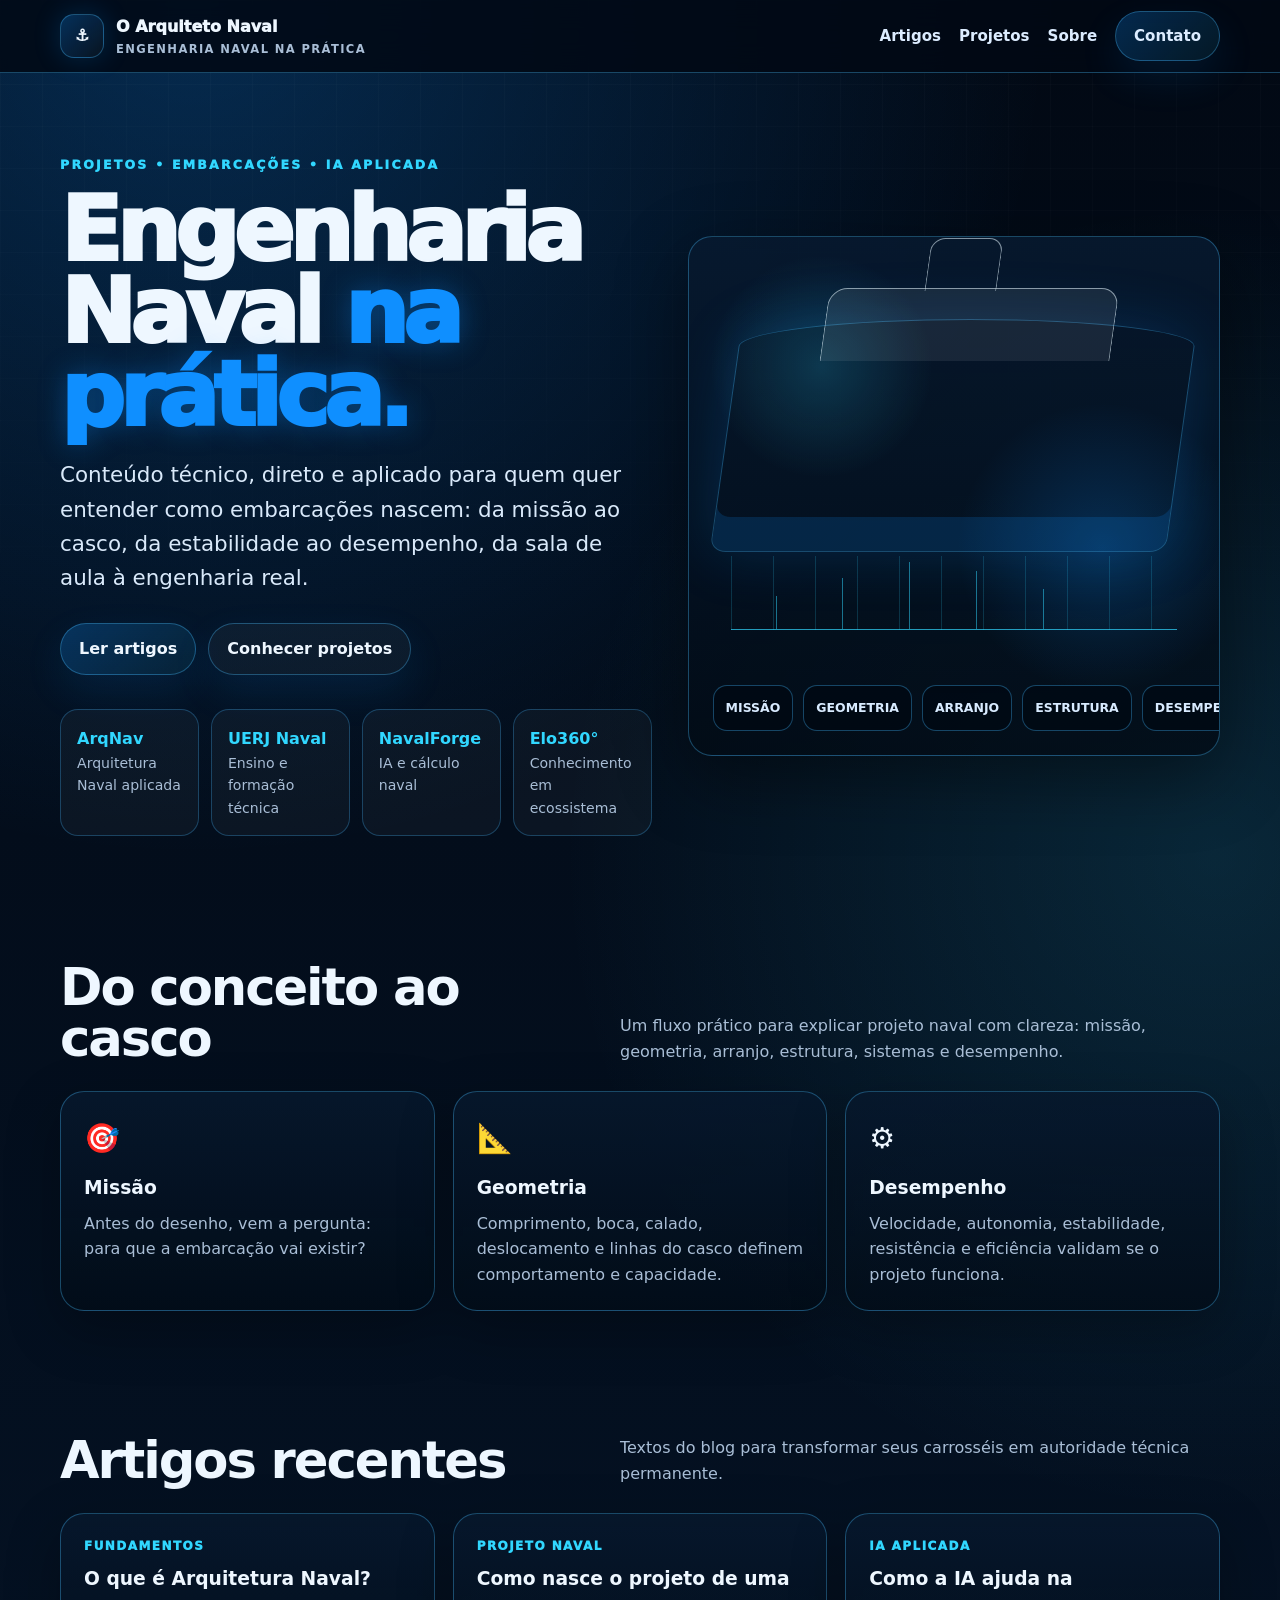
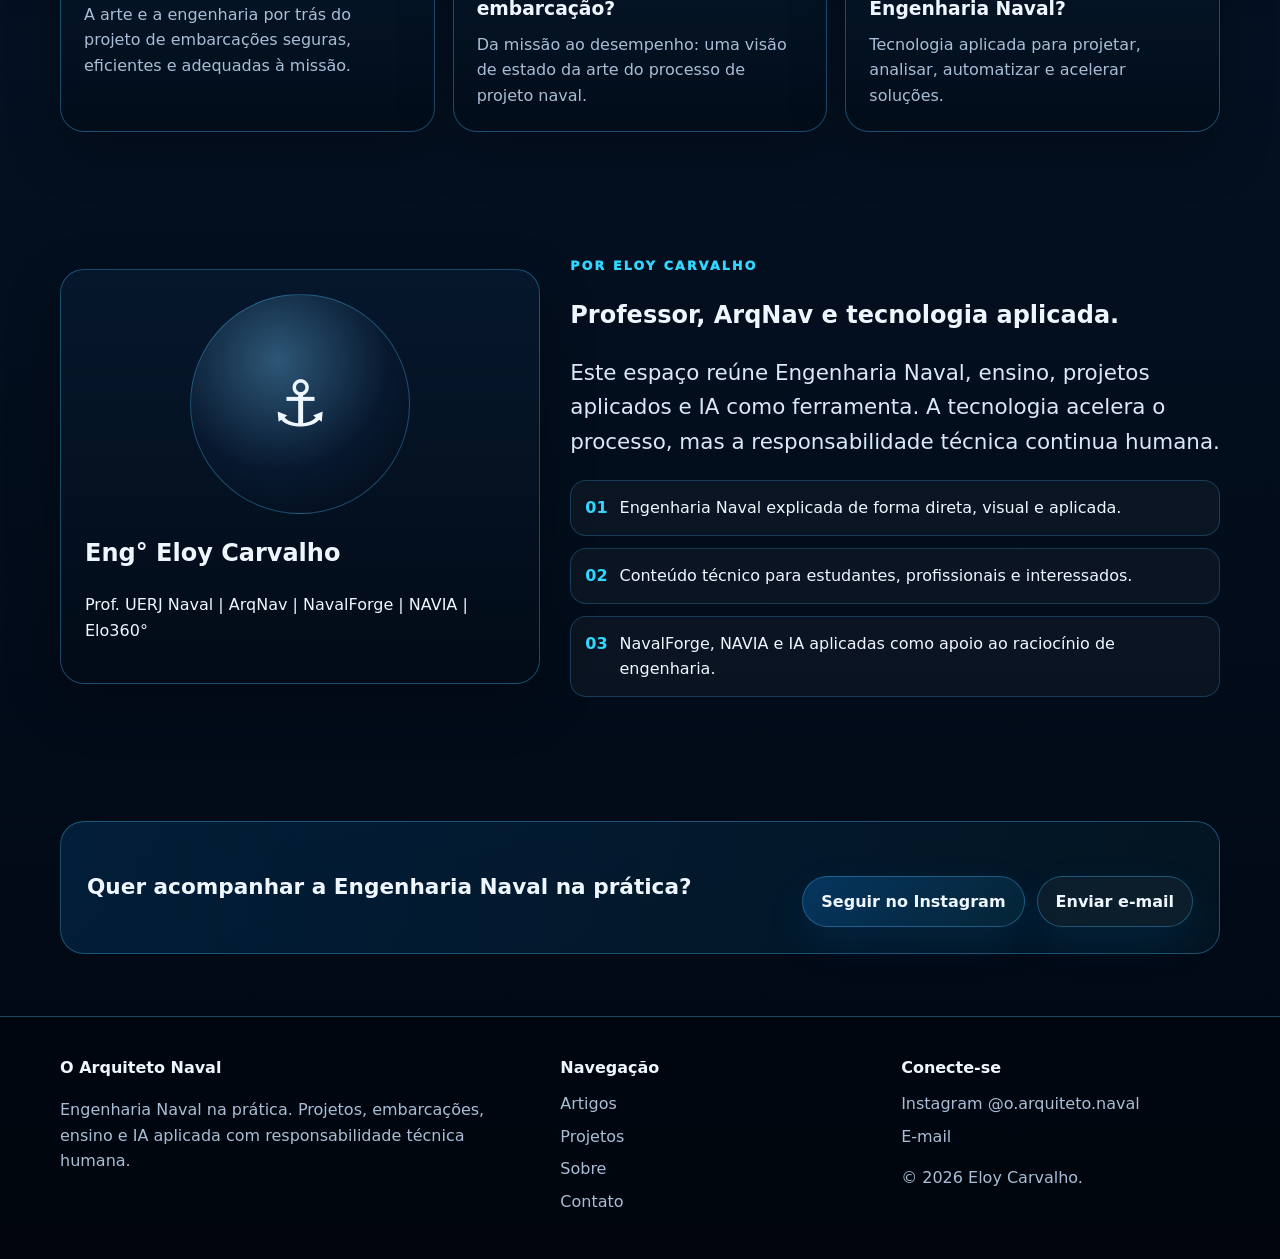
<file: docs/index.html>
<!doctype html><html lang="pt-BR"><head><meta charset="utf-8"><meta name="viewport" content="width=device-width, initial-scale=1"><title>O Arquiteto Naval | Engenharia Naval na prática</title><meta name="description" content="Engenharia Naval na prática: projetos, embarcações, arquitetura naval, NavalForge e IA aplicada por Eloy Carvalho."><meta name="theme-color" content="#020914"><link rel="stylesheet" href="assets/site.css"></head><body><header class="topbar"><div class="container nav"><a class="brand" href="./"><span class="mark">⚓</span><span>O Arquiteto Naval<small>Engenharia Naval na prática</small></span></a><nav class="links"><a href="#artigos">Artigos</a><a href="#projetos">Projetos</a><a href="#sobre">Sobre</a><a class="btn" href="#contato">Contato</a></nav></div></header><main id="inicio"><section class="hero"><div class="container hero-grid"><div><div class="eyebrow">Projetos • Embarcações • IA aplicada</div><h1>Engenharia Naval <span class="blue">na prática.</span></h1><p class="lead">Conteúdo técnico, direto e aplicado para quem quer entender como embarcações nascem: da missão ao casco, da estabilidade ao desempenho, da sala de aula à engenharia real.</p><div class="actions"><a class="btn" href="#artigos">Ler artigos</a><a class="btn secondary" href="#projetos">Conhecer projetos</a></div><div class="metrics"><div class="metric"><b>ArqNav</b><span>Arquitetura Naval aplicada</span></div><div class="metric"><b>UERJ Naval</b><span>Ensino e formação técnica</span></div><div class="metric"><b>NavalForge</b><span>IA e cálculo naval</span></div><div class="metric"><b>Elo360°</b><span>Conhecimento em ecossistema</span></div></div></div><div class="tech-card"><div class="ship"></div><div class="lineplan"><span></span><span></span><span></span><span></span><span></span></div><div class="hud"><div>MISSÃO</div><div>GEOMETRIA</div><div>ARRANJO</div><div>ESTRUTURA</div><div>DESEMPENHO</div></div></div></div></section><section id="projetos"><div class="container"><div class="head"><h2>Do conceito ao casco</h2><p>Um fluxo prático para explicar projeto naval com clareza: missão, geometria, arranjo, estrutura, sistemas e desempenho.</p></div><div class="cards"><div class="card"><div class="ico">🎯</div><h3>Missão</h3><p>Antes do desenho, vem a pergunta: para que a embarcação vai existir?</p></div><div class="card"><div class="ico">📐</div><h3>Geometria</h3><p>Comprimento, boca, calado, deslocamento e linhas do casco definem comportamento e capacidade.</p></div><div class="card"><div class="ico">⚙️</div><h3>Desempenho</h3><p>Velocidade, autonomia, estabilidade, resistência e eficiência validam se o projeto funciona.</p></div></div></div></section><section id="artigos"><div class="container"><div class="head"><h2>Artigos recentes</h2><p>Textos do blog para transformar seus carrosséis em autoridade técnica permanente.</p></div><div class="posts"><a class="post" href="artigos/o-que-e-arquitetura-naval.html"><div class="tag">Fundamentos</div><h3>O que é Arquitetura Naval?</h3><p>A arte e a engenharia por trás do projeto de embarcações seguras, eficientes e adequadas à missão.</p></a><a class="post" href="artigos/como-nasce-o-projeto-de-uma-embarcacao.html"><div class="tag">Projeto Naval</div><h3>Como nasce o projeto de uma embarcação?</h3><p>Da missão ao desempenho: uma visão de estado da arte do processo de projeto naval.</p></a><a class="post" href="artigos/como-a-ia-ajuda-na-engenharia-naval.html"><div class="tag">IA aplicada</div><h3>Como a IA ajuda na Engenharia Naval?</h3><p>Tecnologia aplicada para projetar, analisar, automatizar e acelerar soluções.</p></a></div></div></section><section id="sobre"><div class="container split"><div class="portrait"><div class="avatar">⚓</div><h2>Eng° Eloy Carvalho</h2><p>Prof. UERJ Naval | ArqNav | NavalForge | NAVIA | Elo360°</p></div><div><div class="eyebrow">Por Eloy Carvalho</div><h2>Professor, ArqNav e tecnologia aplicada.</h2><p class="lead">Este espaço reúne Engenharia Naval, ensino, projetos aplicados e IA como ferramenta. A tecnologia acelera o processo, mas a responsabilidade técnica continua humana.</p><div class="list"><div class="item"><b>01</b><span>Engenharia Naval explicada de forma direta, visual e aplicada.</span></div><div class="item"><b>02</b><span>Conteúdo técnico para estudantes, profissionais e interessados.</span></div><div class="item"><b>03</b><span>NavalForge, NAVIA e IA aplicadas como apoio ao raciocínio de engenharia.</span></div></div></div></div></section><section id="contato"><div class="container strip"><strong>Quer acompanhar a Engenharia Naval na prática?</strong><div class="actions"><a class="btn" href="https://www.instagram.com/o.arquiteto.naval/">Seguir no Instagram</a><a class="btn secondary" href="mailto:eloy.engenheiro@gmail.com">Enviar e-mail</a></div></div></section></main><footer class="footer"><div class="container foot"><div><h4>O Arquiteto Naval</h4><p>Engenharia Naval na prática. Projetos, embarcações, ensino e IA aplicada com responsabilidade técnica humana.</p></div><div><h4>Navegação</h4><a href="#artigos">Artigos</a><a href="#projetos">Projetos</a><a href="#sobre">Sobre</a><a href="#contato">Contato</a></div><div><h4>Conecte-se</h4><a href="https://www.instagram.com/o.arquiteto.naval/">Instagram @o.arquiteto.naval</a><a href="mailto:eloy.engenheiro@gmail.com">E-mail</a><p>© 2026 Eloy Carvalho.</p></div></div></footer></body></html>
</file>
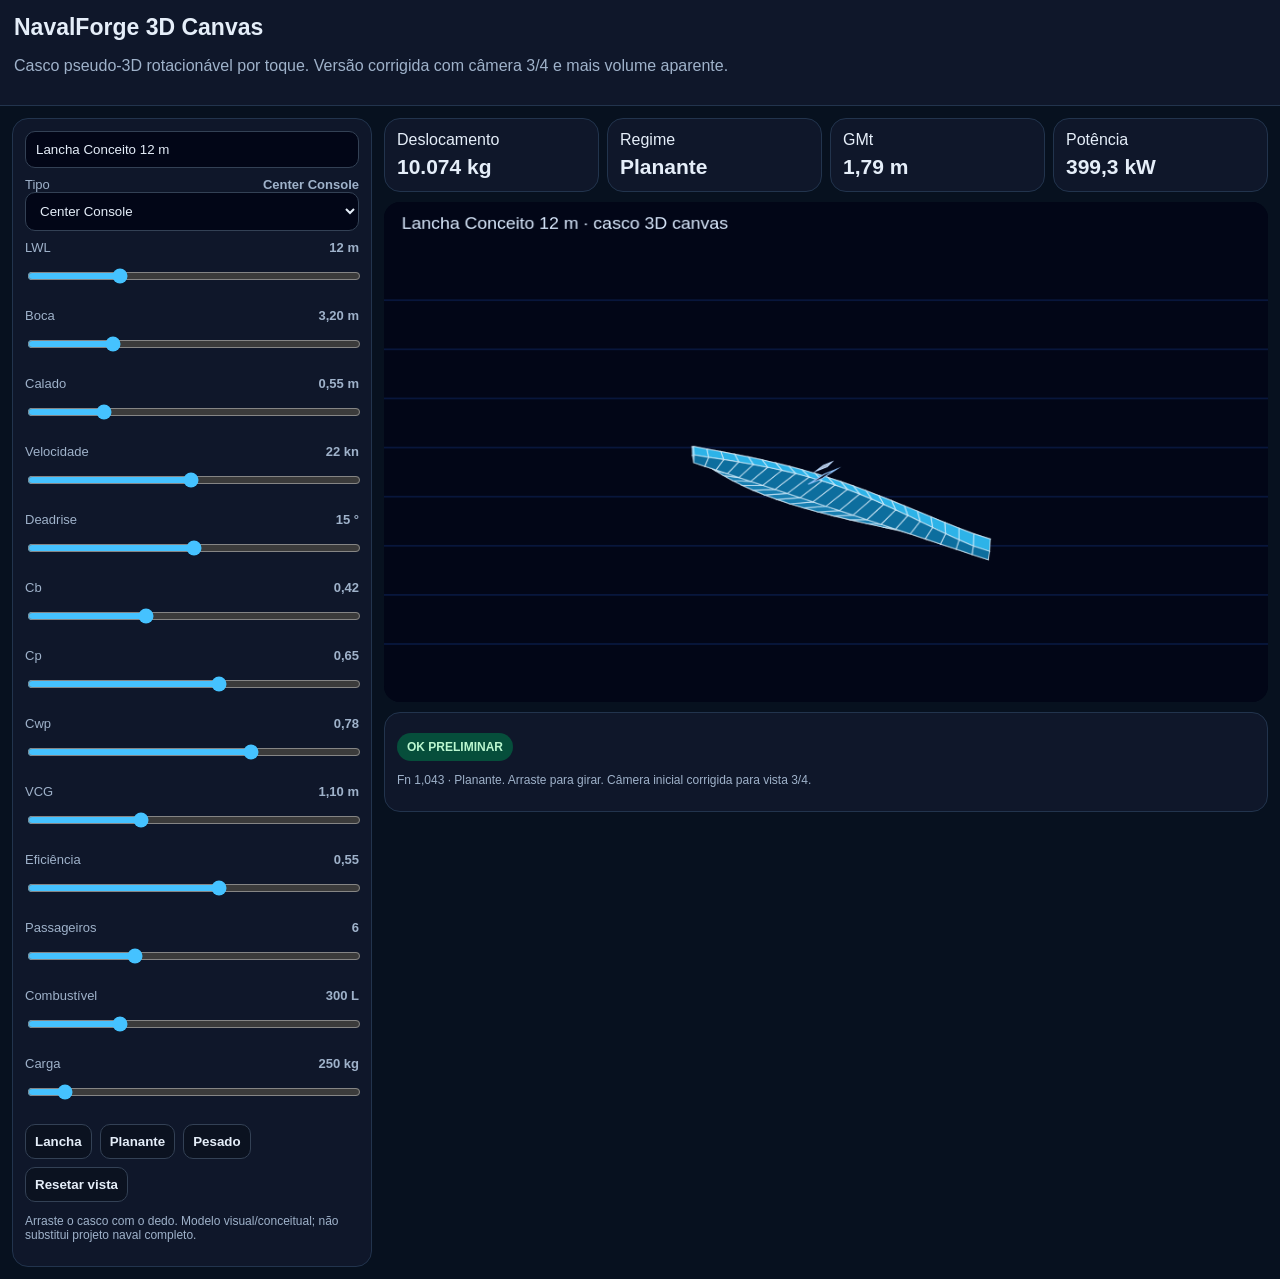
<file: docs/navalforge_3d_canvas.html>
<!doctype html><html lang='pt-BR'><head><meta charset='utf-8'><meta name='viewport' content='width=device-width,initial-scale=1'><title>NavalForge 3D Canvas</title><style>*{box-sizing:border-box}body{margin:0;font-family:Arial;background:#07111f;color:#e5eef9}header{padding:14px;background:#0f172a;border-bottom:1px solid #22344d;position:sticky;top:0;z-index:2}h1{margin:0;font-size:23px}p{color:#9fb2ca}.wrap{display:grid;grid-template-columns:360px 1fr;gap:12px;padding:12px;max-width:1280px;margin:auto}.panel,.card{background:#0f172a;border:1px solid #22344d;border-radius:16px;padding:12px}.control{margin:9px 0}.control label{display:flex;justify-content:space-between;color:#9fb2ca;font-size:13px}.control input{width:100%;accent-color:#45c2ff}input,select{width:100%;padding:10px;border-radius:10px;background:#020617;color:#e5eef9;border:1px solid #334155}.cards{display:grid;grid-template-columns:repeat(4,1fr);gap:8px;margin-bottom:10px}.card b{display:block;font-size:21px;margin-top:6px}.buttons{display:flex;gap:8px;flex-wrap:wrap;margin-top:8px}button{background:#0b1220;color:#e5eef9;border:1px solid #334155;border-radius:10px;padding:9px;font-weight:700}canvas{display:block;width:100%;height:500px;background:#020617;border-radius:16px;touch-action:none}.note{font-size:12px;color:#9fb2ca}.badge{display:inline-block;padding:7px 10px;border-radius:999px;background:#064e3b;color:#bbf7d0;font-weight:800;font-size:12px;margin-top:8px}@media(max-width:900px){.wrap{grid-template-columns:1fr}.cards{grid-template-columns:1fr 1fr}canvas{height:430px}}</style></head><body><header><h1>NavalForge 3D Canvas</h1><p>Casco pseudo-3D rotacionável por toque. Versão corrigida com câmera 3/4 e mais volume aparente.</p></header><div class='wrap'><section class='panel'><input id='name' value='Lancha Conceito 12 m'><div class='control'><label>Tipo <b id='typeTxt'>Center Console</b></label><select id='type'><option value='center'>Center Console</option><option value='open'>Open Boat</option><option value='bow'>Bowrider</option><option value='work'>Utilitária</option></select></div><div id='controls'></div><div class='buttons'><button onclick='preset(1)'>Lancha</button><button onclick='preset(2)'>Planante</button><button onclick='preset(3)'>Pesado</button><button onclick='resetView()'>Resetar vista</button></div><p class='note'>Arraste o casco com o dedo. Modelo visual/conceitual; não substitui projeto naval completo.</p></section><section><div class='cards'><div class='card'>Deslocamento<b id='disp'>-</b></div><div class='card'>Regime<b id='reg'>-</b></div><div class='card'>GMt<b id='gm'>-</b></div><div class='card'>Potência<b id='pow'>-</b></div></div><canvas id='cv' width='900' height='560'></canvas><div class='panel' style='margin-top:10px'><span id='badge' class='badge'>OK PRELIMINAR</span><p id='diag' class='note'></p></div></section></div><script>var RHO=1025,G=9.80665,K=.514444;var defs=[['lwl','LWL','m',6,30,.1,12],['beam','Boca','m',1.8,8,.05,3.2],['draft','Calado','m',.2,2,.01,.55],['speed','Velocidade','kn',0,45,.5,22],['dead','Deadrise','°',0,30,.5,15],['cb','Cb','',.2,.85,.01,.42],['cp','Cp','',.3,.9,.01,.65],['cwp','Cwp','',.4,.95,.01,.78],['vcg','VCG','m',.2,3,.01,1.1],['eff','Eficiência','',.2,.8,.01,.55],['pass','Passageiros','',0,20,1,6],['fuel','Combustível','L',0,1200,10,300],['cargo','Carga','kg',0,4000,50,250]];function q(id){return document.getElementById(id)}function v(id){return parseFloat(q(id).value)}function fmt(n,d){return Number(n).toLocaleString('pt-BR',{maximumFractionDigits:d,minimumFractionDigits:d})}q('controls').innerHTML=defs.map(function(d){return '<div class=control><label>'+d[1]+' <b id='+d[0]+'Txt>'+d[6]+'</b></label><input id='+d[0]+' type=range min='+d[3]+' max='+d[4]+' step='+d[5]+' value='+d[6]+'></div>'}).join('');var yaw=-0.72,pitch=0.42,drag=false,lx=0,ly=0;function calc(spd){var L=v('lwl'),B=v('beam'),T=v('draft'),Vkn=spd==null?v('speed'):spd,V=Vkn*K,cb=v('cb'),cwp=v('cwp'),vcg=v('vcg'),eff=v('eff');var disp=L*B*T*cb*RHO+v('pass')*85+v('fuel')*.74+v('cargo'),vol=disp/RHO,fn=V/Math.sqrt(G*L),reg=fn<.35?'Deslocante':fn<.75?'Semi':'Planante';var gm=.53*T+(L*Math.pow(B,3)*cwp/12)/vol-vcg,wett=L*(2*T+B)*.85,re=Math.max(V*L/1.188e-6,1),cf=V>0?.075/Math.pow(Math.log10(re)-2,2):0,ct=(reg==='Planante'?1.4:1.25)*cf+(reg==='Planante'?.003:.0018),R=.5*RHO*V*V*wett*ct,pow=(R*V/1000)/Math.max(eff,.05)*1.15;return{L:L,B:B,T:T,Vkn:Vkn,cb:cb,cp:v('cp'),dead:v('dead'),disp:disp,fn:fn,reg:reg,gm:gm,pow:pow,type:q('type').value}}function sections(r){var n=22,arr=[];for(var i=0;i<=n;i++){var s=i/n,x=(s-.5)*r.L;var env=Math.sin(Math.PI*Math.min(1,s*1.02));var bow=.14+.86*Math.pow(1-s,.50);var full=.85+.38*(r.cb-.42);var half=Math.max(.04,.5*r.B*env*bow*full);var deck=.16*r.T+.08*r.T*Math.sin(Math.PI*s)+.20*r.T*s*s;var keel=-r.T*(.92+.10*Math.pow(1-s,1.3));var chine=keel+r.T*(.50+.05*(1-s));arr.push({x:x,hd:half*.68,hs:half,deck:deck,chine:chine,keel:keel})}return arr}function project(p){var cy=Math.cos(yaw),sy=Math.sin(yaw),cp=Math.cos(pitch),sp=Math.sin(pitch);var x=p.x,y=p.y,z=p.z;var x1=x*cy-y*sy;var y1=x*sy+y*cy;var y2=y1*cp-z*sp;var z2=y1*sp+z*cp;var sc=42*(780/(780+y2*28+210));return{x:q('cv').width/2+x1*sc,y:q('cv').height*.58-z2*sc,z:y2}}function poly(ctx,pts,fill,stroke){ctx.beginPath();ctx.moveTo(pts[0].x,pts[0].y);for(var i=1;i<pts.length;i++)ctx.lineTo(pts[i].x,pts[i].y);ctx.closePath();ctx.fillStyle=fill;ctx.fill();ctx.strokeStyle=stroke||'rgba(224,242,254,.65)';ctx.lineWidth=1.15;ctx.stroke()}function draw(){var r=calc(),cv=q('cv'),ctx=cv.getContext('2d');ctx.clearRect(0,0,cv.width,cv.height);ctx.fillStyle='#020617';ctx.fillRect(0,0,cv.width,cv.height);ctx.strokeStyle='rgba(37,99,235,.35)';for(var g=0;g<8;g++){ctx.beginPath();ctx.moveTo(0,110+g*55);ctx.lineTo(cv.width,110+g*55);ctx.stroke()}var sec=sections(r),faces=[];for(var i=0;i<sec.length-1;i++){var a=sec[i],b=sec[i+1];function P(s,side,part){var y=0,z=0;if(part==='deck'){y=side*s.hd;z=s.deck}else if(part==='side'){y=side*s.hs;z=s.chine}else{y=0;z=s.keel}return{x:s.x,y:y,z:z}}faces.push([P(a,-1,'deck'),P(a,1,'deck'),P(b,1,'deck'),P(b,-1,'deck'),'#eef6ff']);faces.push([P(a,-1,'deck'),P(b,-1,'deck'),P(b,-1,'side'),P(a,-1,'side'),'#55c8fa']);faces.push([P(a,1,'deck'),P(a,1,'side'),P(b,1,'side'),P(b,1,'deck'),'#2db3e8']);faces.push([P(a,-1,'side'),P(b,-1,'side'),P(b,0,'keel'),P(a,0,'keel'),'#187fb1']);faces.push([P(a,1,'side'),P(a,0,'keel'),P(b,0,'keel'),P(b,1,'side'),'#0d6e9e'])}faces=faces.map(function(f){var pts=f.slice(0,4).map(project);var z=(pts[0].z+pts[1].z+pts[2].z+pts[3].z)/4;return{pts:pts,color:f[4],z:z}}).sort(function(a,b){return a.z-b.z});for(i=0;i<faces.length;i++)poly(ctx,faces[i].pts,faces[i].color);var c=[{x:-.45,y:-.32,z:.26},{x:-.45,y:.32,z:.26},{x:.18,y:.28,z:.80},{x:.18,y:-.28,z:.80}].map(project);poly(ctx,c,'#111827','#93c5fd');var wind=[{x:-.18,y:-.25,z:.80},{x:-.18,y:.25,z:.80},{x:.06,y:.20,z:1.05},{x:.06,y:-.20,z:1.05}].map(project);poly(ctx,wind,'rgba(219,234,254,.75)','#bfdbfe');ctx.fillStyle='#dbeafe';ctx.font='18px Arial';ctx.fillText(q('name').value+' · casco 3D canvas',18,30);q('disp').textContent=fmt(r.disp,0)+' kg';q('reg').textContent=r.reg;q('gm').textContent=fmt(r.gm,2)+' m';q('pow').textContent=fmt(r.pow,1)+' kW';q('typeTxt').textContent=q('type').selectedOptions[0].textContent;defs.forEach(function(d){q(d[0]+'Txt').textContent=fmt(v(d[0]),d[5]<.1?2:0)+(d[2]?' '+d[2]:'')});q('diag').textContent='Fn '+fmt(r.fn,3)+' · '+r.reg+'. Arraste para girar. Câmera inicial corrigida para vista 3/4.';q('badge').textContent=r.gm>.35?'OK PRELIMINAR':r.gm>0?'ATENÇÃO':'CRÍTICO';q('badge').style.background=r.gm>.35?'#064e3b':r.gm>0?'#713f12':'#7f1d1d'}function update(){draw()}function resetView(){yaw=-.72;pitch=.42;draw()}function preset(n){if(n===1){q('type').value='center';q('lwl').value=12;q('beam').value=3.2;q('draft').value=.55;q('speed').value=22;q('cb').value=.42;q('cp').value=.65;q('cwp').value=.78;q('vcg').value=1.1}if(n===2){q('type').value='bow';q('lwl').value=9;q('beam').value=2.7;q('draft').value=.42;q('speed').value=34;q('cb').value=.36;q('cp').value=.72;q('cwp').value=.75;q('vcg').value=.95}if(n===3){q('type').value='work';q('lwl').value=14;q('beam').value=4.3;q('draft').value=.95;q('speed').value=14;q('cb').value=.58;q('cp').value=.66;q('cwp').value=.82;q('vcg').value=1.55}draw()}var cv=q('cv');function pos(e){var r=cv.getBoundingClientRect();var t=e.touches?e.touches[0]:e;return{x:t.clientX-r.left,y:t.clientY-r.top}}cv.addEventListener('mousedown',function(e){drag=true;lx=e.offsetX;ly=e.offsetY});window.addEventListener('mouseup',function(){drag=false});cv.addEventListener('mousemove',function(e){if(!drag)return;yaw+=(e.offsetX-lx)*.01;pitch+=(e.offsetY-ly)*.01;pitch=Math.max(-1.0,Math.min(1.0,pitch));lx=e.offsetX;ly=e.offsetY;draw()});cv.addEventListener('touchstart',function(e){var p=pos(e);drag=true;lx=p.x;ly=p.y;e.preventDefault()},{passive:false});cv.addEventListener('touchmove',function(e){if(!drag)return;var p=pos(e);yaw+=(p.x-lx)*.01;pitch+=(p.y-ly)*.01;pitch=Math.max(-1.0,Math.min(1.0,pitch));lx=p.x;ly=p.y;draw();e.preventDefault()},{passive:false});cv.addEventListener('touchend',function(){drag=false});document.addEventListener('input',function(e){if(e.target.matches('input,select'))draw()});draw();</script></body></html>
</file>
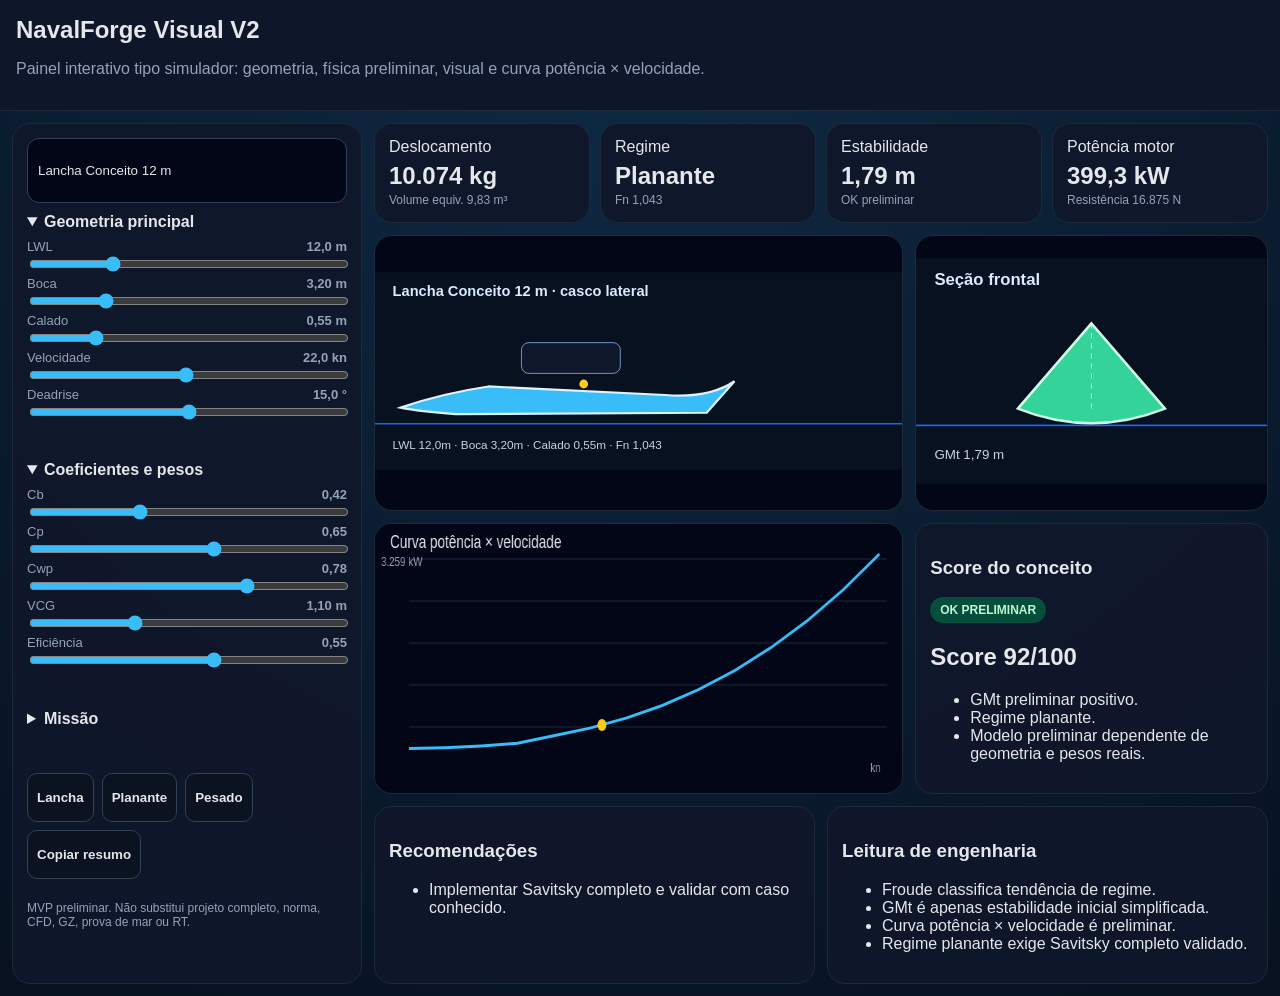
<file: docs/navalforge_visual_online.html>
<!doctype html><html lang='pt-BR'><head><meta charset='utf-8'><meta name='viewport' content='width=device-width,initial-scale=1'><title>NavalForge Visual V2</title><style>:root{--bg:#07111f;--p:#0f172a;--p2:#111827;--l:#1e293b;--t:#e5e7eb;--m:#94a3b8;--b:#38bdf8;--g:#34d399;--y:#facc15;--r:#fb7185}*{box-sizing:border-box}body{margin:0;font-family:Arial;background:radial-gradient(circle at top,#0f2a45,#07111f);color:var(--t)}header{padding:16px;background:rgba(15,23,42,.95);position:sticky;top:0;z-index:5;border-bottom:1px solid var(--l)}h1{margin:0;font-size:24px}p{color:var(--m)}main{max-width:1280px;margin:auto;padding:12px;display:grid;grid-template-columns:350px 1fr;gap:12px}.panel,.card{background:rgba(15,23,42,.94);border:1px solid var(--l);border-radius:18px;padding:14px}.controls{display:grid;gap:10px}.control label{display:flex;justify-content:space-between;color:var(--m);font-size:13px}input[type=range]{width:100%;accent-color:var(--b)}input[type=text]{width:100%;padding:10px;border-radius:12px;background:#020617;color:var(--t);border:1px solid #334155}.cards{display:grid;grid-template-columns:repeat(4,1fr);gap:10px}.card b{display:block;font-size:24px;margin-top:6px}.small{color:var(--m);font-size:12px}.grid{display:grid;grid-template-columns:1.2fr .8fr;gap:12px;margin-top:12px}.box{background:#020617;border:1px solid var(--l);border-radius:18px;overflow:hidden;min-height:260px}.diag{display:grid;grid-template-columns:1fr 1fr;gap:12px;margin-top:12px}.buttons{display:flex;gap:8px;flex-wrap:wrap}button{background:#0b1220;color:var(--t);border:1px solid #334155;border-radius:10px;padding:9px;font-weight:700}.badge{display:inline-block;padding:6px 10px;border-radius:999px;font-size:12px;font-weight:800}.ok{background:#064e3b;color:#bbf7d0}.warn{background:#713f12;color:#fde68a}.crit{background:#7f1d1d;color:#fecaca}summary{cursor:pointer;font-weight:800;margin-bottom:8px}.mini{display:grid;grid-template-columns:1fr 1fr;gap:8px}canvas{width:100%;height:260px;background:#020617}@media(max-width:900px){main{grid-template-columns:1fr}.cards{grid-template-columns:1fr 1fr}.grid,.diag{grid-template-columns:1fr}h1{font-size:22px}}</style></head><body><header><h1>NavalForge Visual V2</h1><p>Painel interativo tipo simulador: geometria, física preliminar, visual e curva potência × velocidade.</p></header><main><section class='panel controls'><input id='name' type='text' value='Lancha Conceito 12 m'><details open><summary>Geometria principal</summary><div id='geo'></div></details><details open><summary>Coeficientes e pesos</summary><div id='coef'></div></details><details><summary>Missão</summary><div class='mini'><div class='control'><label>Passageiros <b id='passv'></b></label><input id='pass' type='range' min='0' max='20' step='1' value='6'></div><div class='control'><label>Combustível L <b id='fuelv'></b></label><input id='fuel' type='range' min='0' max='1200' step='10' value='300'></div><div class='control'><label>Carga kg <b id='cargov'></b></label><input id='cargo' type='range' min='0' max='4000' step='50' value='250'></div><div class='control'><label>Margem motor <b id='marginv'></b></label><input id='margin' type='range' min='1' max='1.5' step='.01' value='1.15'></div></div></details><div class='buttons'><button onclick='preset(1)'>Lancha</button><button onclick='preset(2)'>Planante</button><button onclick='preset(3)'>Pesado</button><button onclick='copyReport()'>Copiar resumo</button></div><p class='small'>MVP preliminar. Não substitui projeto completo, norma, CFD, GZ, prova de mar ou RT.</p></section><section><div class='cards'><div class='card'>Deslocamento<b id='disp'></b><span id='vol' class='small'></span></div><div class='card'>Regime<b id='reg'></b><span id='fn' class='small'></span></div><div class='card'>Estabilidade<b id='gm'></b><span id='stab' class='small'></span></div><div class='card'>Potência motor<b id='pow'></b><span id='res' class='small'></span></div></div><div class='grid'><div id='side' class='box'></div><div id='front' class='box'></div></div><div class='grid'><div class='box'><canvas id='chart' width='700' height='260'></canvas></div><div class='panel'><h3>Score do conceito</h3><div id='badge'></div><h2 id='score'></h2><ul id='diag'></ul></div></div><div class='diag'><div class='panel'><h3>Recomendações</h3><ul id='recs'></ul></div><div class='panel'><h3>Leitura de engenharia</h3><ul><li>Froude classifica tendência de regime.</li><li>GMt é apenas estabilidade inicial simplificada.</li><li>Curva potência × velocidade é preliminar.</li><li>Regime planante exige Savitsky completo validado.</li></ul></div></div></section></main><script>const RHO=1025,G=9.80665,K=.514444;let defs=[['lwl','LWL','m',6,30,.1,12,'geo'],['beam','Boca','m',1.8,8,.05,3.2,'geo'],['draft','Calado','m',.2,2,.01,.55,'geo'],['speed','Velocidade','kn',0,45,.5,22,'geo'],['dead','Deadrise','°',0,30,.5,15,'geo'],['cb','Cb','',.2,.85,.01,.42,'coef'],['cp','Cp','',.3,.9,.01,.65,'coef'],['cwp','Cwp','',.4,.95,.01,.78,'coef'],['vcg','VCG','m',.2,3,.01,1.1,'coef'],['eff','Eficiência','',.2,.8,.01,.55,'coef']];geo.innerHTML=defs.filter(d=>d[7]=='geo').map(row).join('');coef.innerHTML=defs.filter(d=>d[7]=='coef').map(row).join('');function row(d){return `<div class='control'><label><span>${d[1]}</span><b id='${d[0]}v'></b></label><input id='${d[0]}' type='range' min='${d[3]}' max='${d[4]}' step='${d[5]}' value='${d[6]}'></div>`}function q(id){return document.getElementById(id)}function v(id){return parseFloat(q(id).value)}function f(n,d=1){return Number(n).toLocaleString('pt-BR',{maximumFractionDigits:d,minimumFractionDigits:d})}function calc(spd=null){let L=v('lwl'),B=v('beam'),T=v('draft'),Vkn=spd??v('speed'),Cb=v('cb'),Cwp=v('cwp'),VCG=v('vcg'),E=v('eff'),V=Vkn*K;let light=L*B*T*Cb*RHO,mission=v('pass')*85+v('fuel')*.74+v('cargo'),disp=light+mission,vol=disp/RHO,fn=V/Math.sqrt(G*L),reg=fn<.35?'Deslocante':fn<.75?'Semi':'Planante';let kb=.53*T,it=L*B**3*Cwp/12,bm=it/vol,gm=kb+bm-VCG,wetted=L*(2*T+B)*.85,cf=V>0?.075/(Math.log10(Math.max(V*L/1.188e-6,1))-2)**2:0,ct=(reg=='Planante'?1.4:1.25)*cf+(reg=='Planante'?.003:.0018),R=.5*RHO*V*V*wetted*ct,Pe=R*V/1000,Pb=Pe/Math.max(E,.05);return{L,B,T,Vkn,Cb,Cwp,VCG,E,disp,vol,fn,reg,gm,R,Pe,Pb,motor:Pb*v('margin')}}function evalBoat(){let r=calc();defs.forEach(d=>q(d[0]+'v').textContent=f(v(d[0]),d[5]<.1?2:1)+' '+d[2]);passv.textContent=v('pass');fuelv.textContent=f(v('fuel'),0);cargov.textContent=f(v('cargo'),0);marginv.textContent=f(v('margin'),2);disp.textContent=f(r.disp,0)+' kg';vol.textContent='Volume equiv. '+f(r.vol,2)+' m³';reg.textContent=r.reg;fn.textContent='Fn '+f(r.fn,3);gm.textContent=f(r.gm,2)+' m';stab.textContent=r.gm>.35?'OK preliminar':r.gm>0?'Atenção':'Crítico';pow.textContent=f(r.motor,1)+' kW';res.textContent='Resistência '+f(r.R,0)+' N';draw(r);chart(r);diagnose(r)}function draw(r){let L=r.L,B=r.B,T=r.T,D=v('dead'),len=Math.max(230,Math.min(630,L*38)),dep=Math.max(45,Math.min(130,T*125)),bow=Math.max(20,Math.min(90,D*2.4)),x0=35,y=185,x1=x0+len,bp=Math.max(90,Math.min(260,B*55)),name=q('name').value;side.innerHTML=`<svg width='100%' height='270' viewBox='0 0 720 270'><rect width='720' height='270' fill='#07111f'/><text x='24' y='32' fill='#dbeafe' font-size='20' font-weight='700'>${name} · casco lateral</text><line x1='0' y1='207' x2='720' y2='207' stroke='#2563eb' stroke-width='2'/><path d='M ${x0} ${y} Q ${x0+55} ${y-dep*.28} ${x0+120} ${y-dep*.42} L ${x1-95} ${y-dep*.25} Q ${x1-35} ${y-dep*.18} ${x1} ${y-bow} L ${x1-38} ${y+7} L ${x0+75} ${y+9} Q ${x0+25} ${y+5} ${x0} ${y} Z' fill='#38bdf8' stroke='#e0f2fe' stroke-width='3'/><rect x='${x0+165}' y='${y-dep-20}' width='135' height='42' rx='10' fill='#0f172a' stroke='#93c5fd'/><circle cx='${x0+250}' cy='${y-r.gm*18}' r='6' fill='#facc15'/><text x='24' y='242' fill='#cbd5e1'>LWL ${f(L,1)}m · Boca ${f(B,2)}m · Calado ${f(T,2)}m · Fn ${f(r.fn,3)}</text></svg>`;front.innerHTML=`<svg width='100%' height='270' viewBox='0 0 420 270'><rect width='420' height='270' fill='#08111f'/><text x='22' y='32' fill='#dbeafe' font-size='20' font-weight='700'>Seção frontal</text><line x1='0' y1='200' x2='420' y2='200' stroke='#2563eb' stroke-width='2'/><path d='M 210 78 L ${210-bp/2} 180 Q 210 215 ${210+bp/2} 180 Z' fill='#34d399' stroke='#d1fae5' stroke-width='3'/><line x1='210' y1='78' x2='210' y2='180' stroke='#ecfdf5' stroke-dasharray='6,6'/><text x='22' y='240' fill='#cbd5e1'>GMt ${f(r.gm,2)} m</text></svg>`}function chart(r){let c=q('chart'),ctx=c.getContext('2d'),W=c.width,H=c.height;ctx.clearRect(0,0,W,H);ctx.fillStyle='#020617';ctx.fillRect(0,0,W,H);ctx.strokeStyle='#1e293b';for(let i=0;i<5;i++){let y=35+i*42;ctx.beginPath();ctx.moveTo(45,y);ctx.lineTo(W-20,y);ctx.stroke()}let pts=[];for(let s=6;s<=45;s+=3){let p=calc(s).Pb*v('margin');pts.push([s,p])}let maxP=Math.max(...pts.map(p=>p[1]),1);ctx.strokeStyle='#38bdf8';ctx.lineWidth=3;ctx.beginPath();pts.forEach((p,i)=>{let x=45+(p[0]-6)/(45-6)*(W-75),y=H-35-p[1]/maxP*(H-65);i?ctx.lineTo(x,y):ctx.moveTo(x,y)});ctx.stroke();ctx.fillStyle='#e5e7eb';ctx.font='18px Arial';ctx.fillText('Curva potência × velocidade',20,24);ctx.font='13px Arial';ctx.fillStyle='#94a3b8';ctx.fillText('kn',W-42,H-12);ctx.fillText(f(maxP,0)+' kW',8,42);let x=45+(r.Vkn-6)/(45-6)*(W-75),y=H-35-r.motor/maxP*(H-65);ctx.fillStyle='#facc15';ctx.beginPath();ctx.arc(x,y,6,0,Math.PI*2);ctx.fill()}function diagnose(r){let d=[],rec=[],score=100;if(r.gm<=0){d.push('GMt negativo: estabilidade crítica.');rec.push('Baixar VCG, aumentar boca ou revisar pesos.');score-=50}else if(r.gm<.35){d.push('GMt baixo.');rec.push('Revisar VCG e boca antes de avançar.');score-=20}else d.push('GMt preliminar positivo.');if(r.fn>.75){d.push('Regime planante.');rec.push('Implementar Savitsky completo e validar com caso conhecido.');score-=8}if(r.motor>600){d.push('Potência instalada alta.');rec.push('Revisar velocidade-alvo, deslocamento e eficiência.');score-=15}if(r.L/r.B<2.2){d.push('L/B baixo.');rec.push('Avaliar resistência e estabilidade com mais cuidado.');score-=10}d.push('Modelo preliminar dependente de geometria e pesos reais.');score=Math.max(0,Math.min(100,score));diag.innerHTML=d.map(x=>`<li>${x}</li>`).join('');recs.innerHTML=rec.length?rec.map(x=>`<li>${x}</li>`).join(''):'<li>Prosseguir para refinamento de geometria, pesos e método hidrodinâmico.</li>';let cls=score>=75?'ok':score>=45?'warn':'crit',txt=score>=75?'OK PRELIMINAR':score>=45?'ATENÇÃO':'CRÍTICO';badge.innerHTML=`<span class='badge ${cls}'>${txt}</span>`;q('score').textContent='Score '+f(score,0)+'/100'}function set(id,val){q(id).value=val}function preset(n){if(n==1){q('name').value='Lancha Conceito 12 m';set('lwl',12);set('beam',3.2);set('draft',.55);set('speed',22);set('cb',.42);set('cp',.65);set('cwp',.78);set('vcg',1.1);set('dead',15);set('eff',.55);set('pass',6);set('fuel',300);set('cargo',250)}if(n==2){q('name').value='Lancha Planante Rápida';set('lwl',9);set('beam',2.7);set('draft',.42);set('speed',34);set('cb',.36);set('cp',.72);set('cwp',.75);set('vcg',.95);set('dead',18);set('eff',.58);set('pass',4);set('fuel',220);set('cargo',120)}if(n==3){q('name').value='Barco Mais Pesado';set('lwl',14);set('beam',4.3);set('draft',.95);set('speed',14);set('cb',.58);set('cp',.66);set('cwp',.82);set('vcg',1.55);set('dead',10);set('eff',.48);set('pass',10);set('fuel',600);set('cargo',900)}evalBoat()}function copyReport(){let r=calc();navigator.clipboard?.writeText(`NavalForge V2 - ${q('name').value}\nDeslocamento: ${f(r.disp,0)} kg\nFn: ${f(r.fn,3)}\nRegime: ${r.reg}\nGMt: ${f(r.gm,2)} m\nPotência motor estimada: ${f(r.motor,1)} kW`).then(()=>alert('Resumo copiado.'))}document.querySelectorAll('input').forEach(e=>e.addEventListener('input',evalBoat));evalBoat();</script></body></html>
</file>
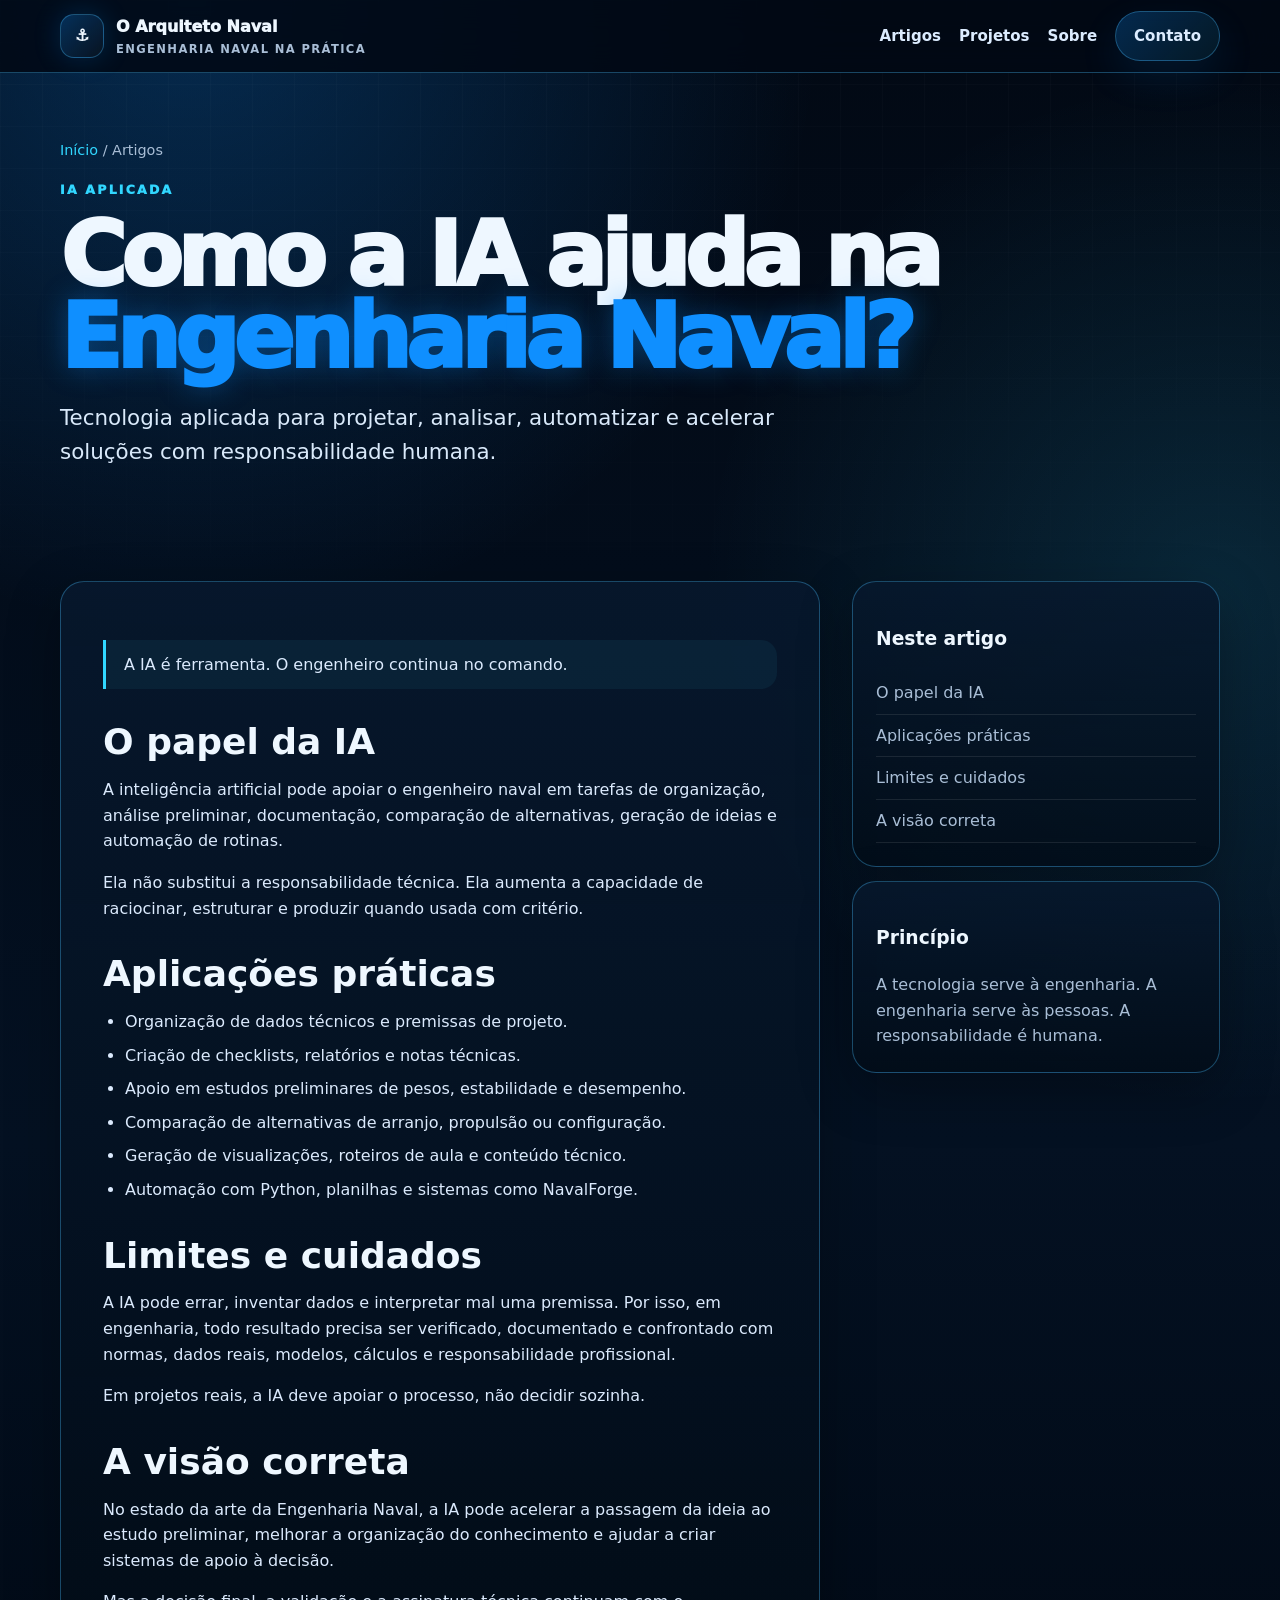
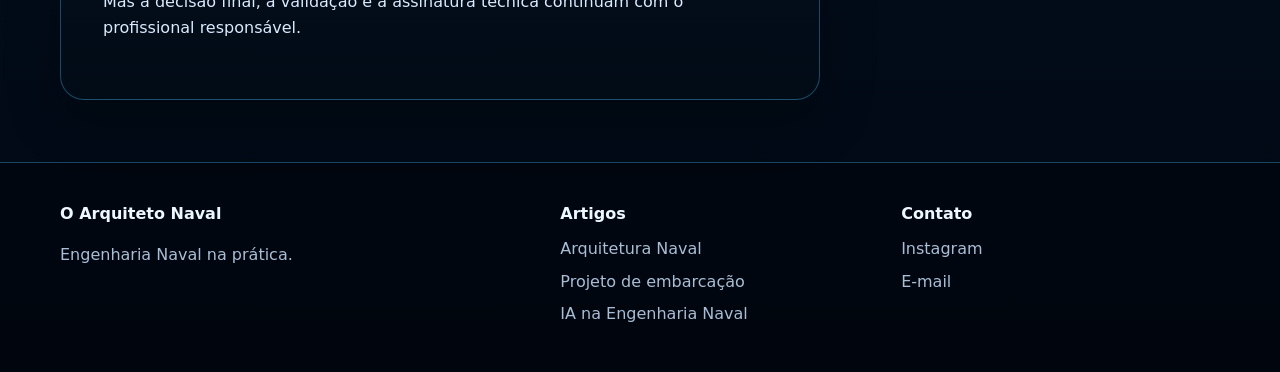
<file: docs/artigos/como-a-ia-ajuda-na-engenharia-naval.html>
<!doctype html><html lang="pt-BR"><head><meta charset="utf-8"><meta name="viewport" content="width=device-width, initial-scale=1"><title>Como a IA ajuda na Engenharia Naval? | O Arquiteto Naval</title><meta name="description" content="Como a inteligência artificial pode apoiar engenharia naval sem substituir a responsabilidade técnica humana."><link rel="stylesheet" href="../assets/site.css"></head><body><header class="topbar"><div class="container nav"><a class="brand" href="../"><span class="mark">⚓</span><span>O Arquiteto Naval<small>Engenharia Naval na prática</small></span></a><nav class="links"><a href="../#artigos">Artigos</a><a href="../#projetos">Projetos</a><a href="../#sobre">Sobre</a><a class="btn" href="../#contato">Contato</a></nav></div></header><main><section class="page-title"><div class="container"><div class="breadcrumb"><a href="../">Início</a> / Artigos</div><div class="eyebrow">IA aplicada</div><h1>Como a IA ajuda na <span class="blue">Engenharia Naval?</span></h1><p class="lead">Tecnologia aplicada para projetar, analisar, automatizar e acelerar soluções com responsabilidade humana.</p></div></section><section><div class="container article-layout"><article class="article"><p class="quote">A IA é ferramenta. O engenheiro continua no comando.</p><h2 id="papel">O papel da IA</h2><p>A inteligência artificial pode apoiar o engenheiro naval em tarefas de organização, análise preliminar, documentação, comparação de alternativas, geração de ideias e automação de rotinas.</p><p>Ela não substitui a responsabilidade técnica. Ela aumenta a capacidade de raciocinar, estruturar e produzir quando usada com critério.</p><h2 id="aplicacoes">Aplicações práticas</h2><ul><li>Organização de dados técnicos e premissas de projeto.</li><li>Criação de checklists, relatórios e notas técnicas.</li><li>Apoio em estudos preliminares de pesos, estabilidade e desempenho.</li><li>Comparação de alternativas de arranjo, propulsão ou configuração.</li><li>Geração de visualizações, roteiros de aula e conteúdo técnico.</li><li>Automação com Python, planilhas e sistemas como NavalForge.</li></ul><h2 id="limites">Limites e cuidados</h2><p>A IA pode errar, inventar dados e interpretar mal uma premissa. Por isso, em engenharia, todo resultado precisa ser verificado, documentado e confrontado com normas, dados reais, modelos, cálculos e responsabilidade profissional.</p><p>Em projetos reais, a IA deve apoiar o processo, não decidir sozinha.</p><h2 id="visao">A visão correta</h2><p>No estado da arte da Engenharia Naval, a IA pode acelerar a passagem da ideia ao estudo preliminar, melhorar a organização do conhecimento e ajudar a criar sistemas de apoio à decisão.</p><p>Mas a decisão final, a validação e a assinatura técnica continuam com o profissional responsável.</p></article><aside class="aside"><div class="panel toc"><h3>Neste artigo</h3><a href="#papel">O papel da IA</a><a href="#aplicacoes">Aplicações práticas</a><a href="#limites">Limites e cuidados</a><a href="#visao">A visão correta</a></div><div class="panel"><h3>Princípio</h3><p>A tecnologia serve à engenharia. A engenharia serve às pessoas. A responsabilidade é humana.</p></div></aside></div></section></main><footer class="footer"><div class="container foot"><div><h4>O Arquiteto Naval</h4><p>Engenharia Naval na prática.</p></div><div><h4>Artigos</h4><a href="o-que-e-arquitetura-naval.html">Arquitetura Naval</a><a href="como-nasce-o-projeto-de-uma-embarcacao.html">Projeto de embarcação</a><a href="como-a-ia-ajuda-na-engenharia-naval.html">IA na Engenharia Naval</a></div><div><h4>Contato</h4><a href="https://www.instagram.com/o.arquiteto.naval/">Instagram</a><a href="mailto:eloy.engenheiro@gmail.com">E-mail</a></div></div></footer></body></html>
</file>
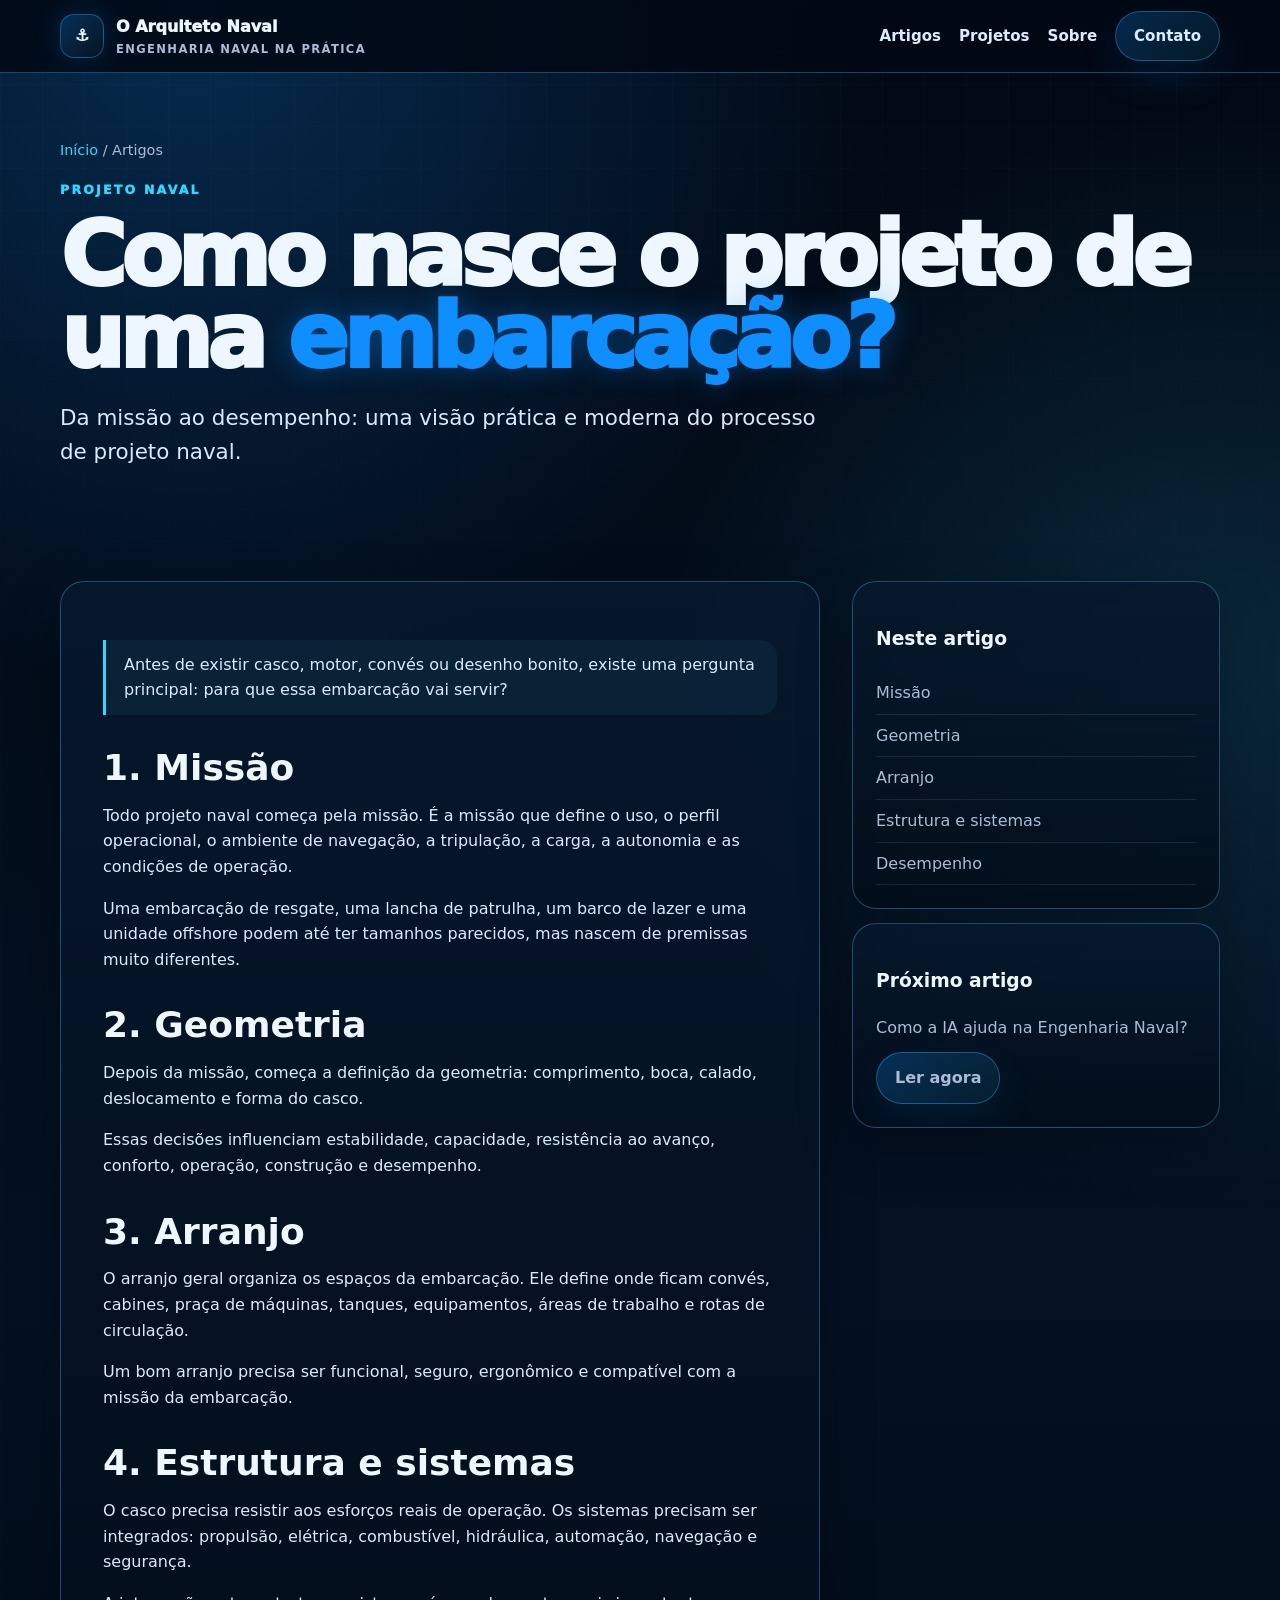
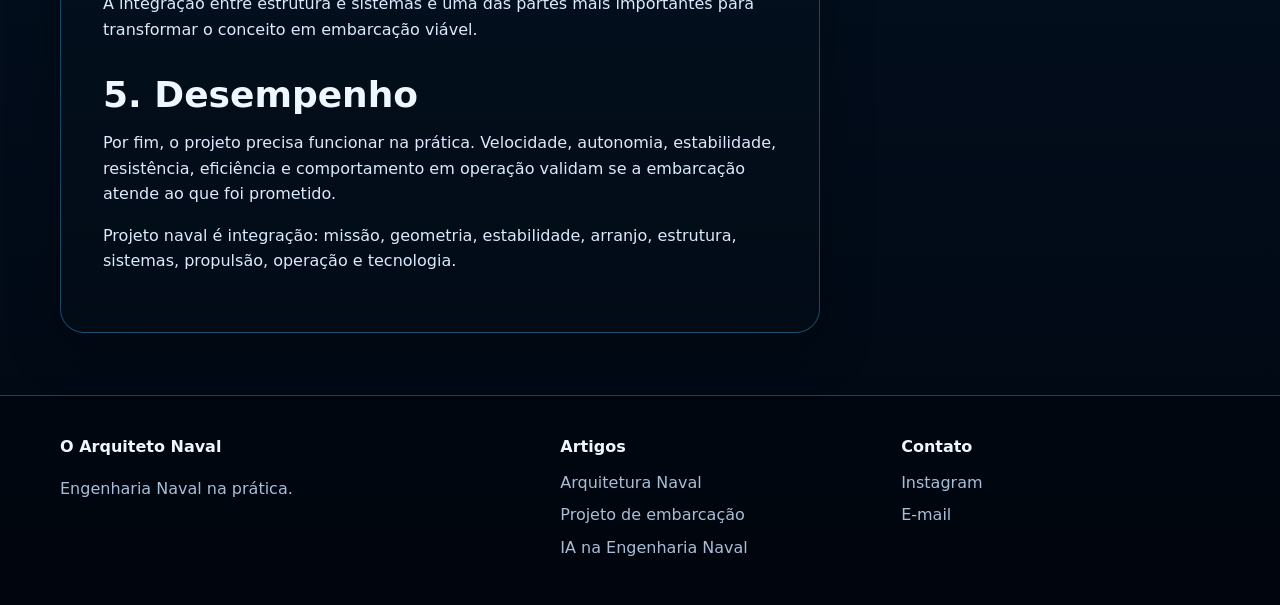
<file: docs/artigos/como-nasce-o-projeto-de-uma-embarcacao.html>
<!doctype html><html lang="pt-BR"><head><meta charset="utf-8"><meta name="viewport" content="width=device-width, initial-scale=1"><title>Como nasce o projeto de uma embarcação? | O Arquiteto Naval</title><meta name="description" content="Entenda as etapas iniciais de um projeto naval: missão, geometria, arranjo, estrutura, sistemas e desempenho."><link rel="stylesheet" href="../assets/site.css"></head><body><header class="topbar"><div class="container nav"><a class="brand" href="../"><span class="mark">⚓</span><span>O Arquiteto Naval<small>Engenharia Naval na prática</small></span></a><nav class="links"><a href="../#artigos">Artigos</a><a href="../#projetos">Projetos</a><a href="../#sobre">Sobre</a><a class="btn" href="../#contato">Contato</a></nav></div></header><main><section class="page-title"><div class="container"><div class="breadcrumb"><a href="../">Início</a> / Artigos</div><div class="eyebrow">Projeto Naval</div><h1>Como nasce o projeto de uma <span class="blue">embarcação?</span></h1><p class="lead">Da missão ao desempenho: uma visão prática e moderna do processo de projeto naval.</p></div></section><section><div class="container article-layout"><article class="article"><p class="quote">Antes de existir casco, motor, convés ou desenho bonito, existe uma pergunta principal: para que essa embarcação vai servir?</p><h2 id="missao">1. Missão</h2><p>Todo projeto naval começa pela missão. É a missão que define o uso, o perfil operacional, o ambiente de navegação, a tripulação, a carga, a autonomia e as condições de operação.</p><p>Uma embarcação de resgate, uma lancha de patrulha, um barco de lazer e uma unidade offshore podem até ter tamanhos parecidos, mas nascem de premissas muito diferentes.</p><h2 id="geometria">2. Geometria</h2><p>Depois da missão, começa a definição da geometria: comprimento, boca, calado, deslocamento e forma do casco.</p><p>Essas decisões influenciam estabilidade, capacidade, resistência ao avanço, conforto, operação, construção e desempenho.</p><h2 id="arranjo">3. Arranjo</h2><p>O arranjo geral organiza os espaços da embarcação. Ele define onde ficam convés, cabines, praça de máquinas, tanques, equipamentos, áreas de trabalho e rotas de circulação.</p><p>Um bom arranjo precisa ser funcional, seguro, ergonômico e compatível com a missão da embarcação.</p><h2 id="estrutura">4. Estrutura e sistemas</h2><p>O casco precisa resistir aos esforços reais de operação. Os sistemas precisam ser integrados: propulsão, elétrica, combustível, hidráulica, automação, navegação e segurança.</p><p>A integração entre estrutura e sistemas é uma das partes mais importantes para transformar o conceito em embarcação viável.</p><h2 id="desempenho">5. Desempenho</h2><p>Por fim, o projeto precisa funcionar na prática. Velocidade, autonomia, estabilidade, resistência, eficiência e comportamento em operação validam se a embarcação atende ao que foi prometido.</p><p>Projeto naval é integração: missão, geometria, estabilidade, arranjo, estrutura, sistemas, propulsão, operação e tecnologia.</p></article><aside class="aside"><div class="panel toc"><h3>Neste artigo</h3><a href="#missao">Missão</a><a href="#geometria">Geometria</a><a href="#arranjo">Arranjo</a><a href="#estrutura">Estrutura e sistemas</a><a href="#desempenho">Desempenho</a></div><div class="panel"><h3>Próximo artigo</h3><p>Como a IA ajuda na Engenharia Naval?</p><p style="margin-top:12px"><a class="btn" href="como-a-ia-ajuda-na-engenharia-naval.html">Ler agora</a></p></div></aside></div></section></main><footer class="footer"><div class="container foot"><div><h4>O Arquiteto Naval</h4><p>Engenharia Naval na prática.</p></div><div><h4>Artigos</h4><a href="o-que-e-arquitetura-naval.html">Arquitetura Naval</a><a href="como-nasce-o-projeto-de-uma-embarcacao.html">Projeto de embarcação</a><a href="como-a-ia-ajuda-na-engenharia-naval.html">IA na Engenharia Naval</a></div><div><h4>Contato</h4><a href="https://www.instagram.com/o.arquiteto.naval/">Instagram</a><a href="mailto:eloy.engenheiro@gmail.com">E-mail</a></div></div></footer></body></html>
</file>
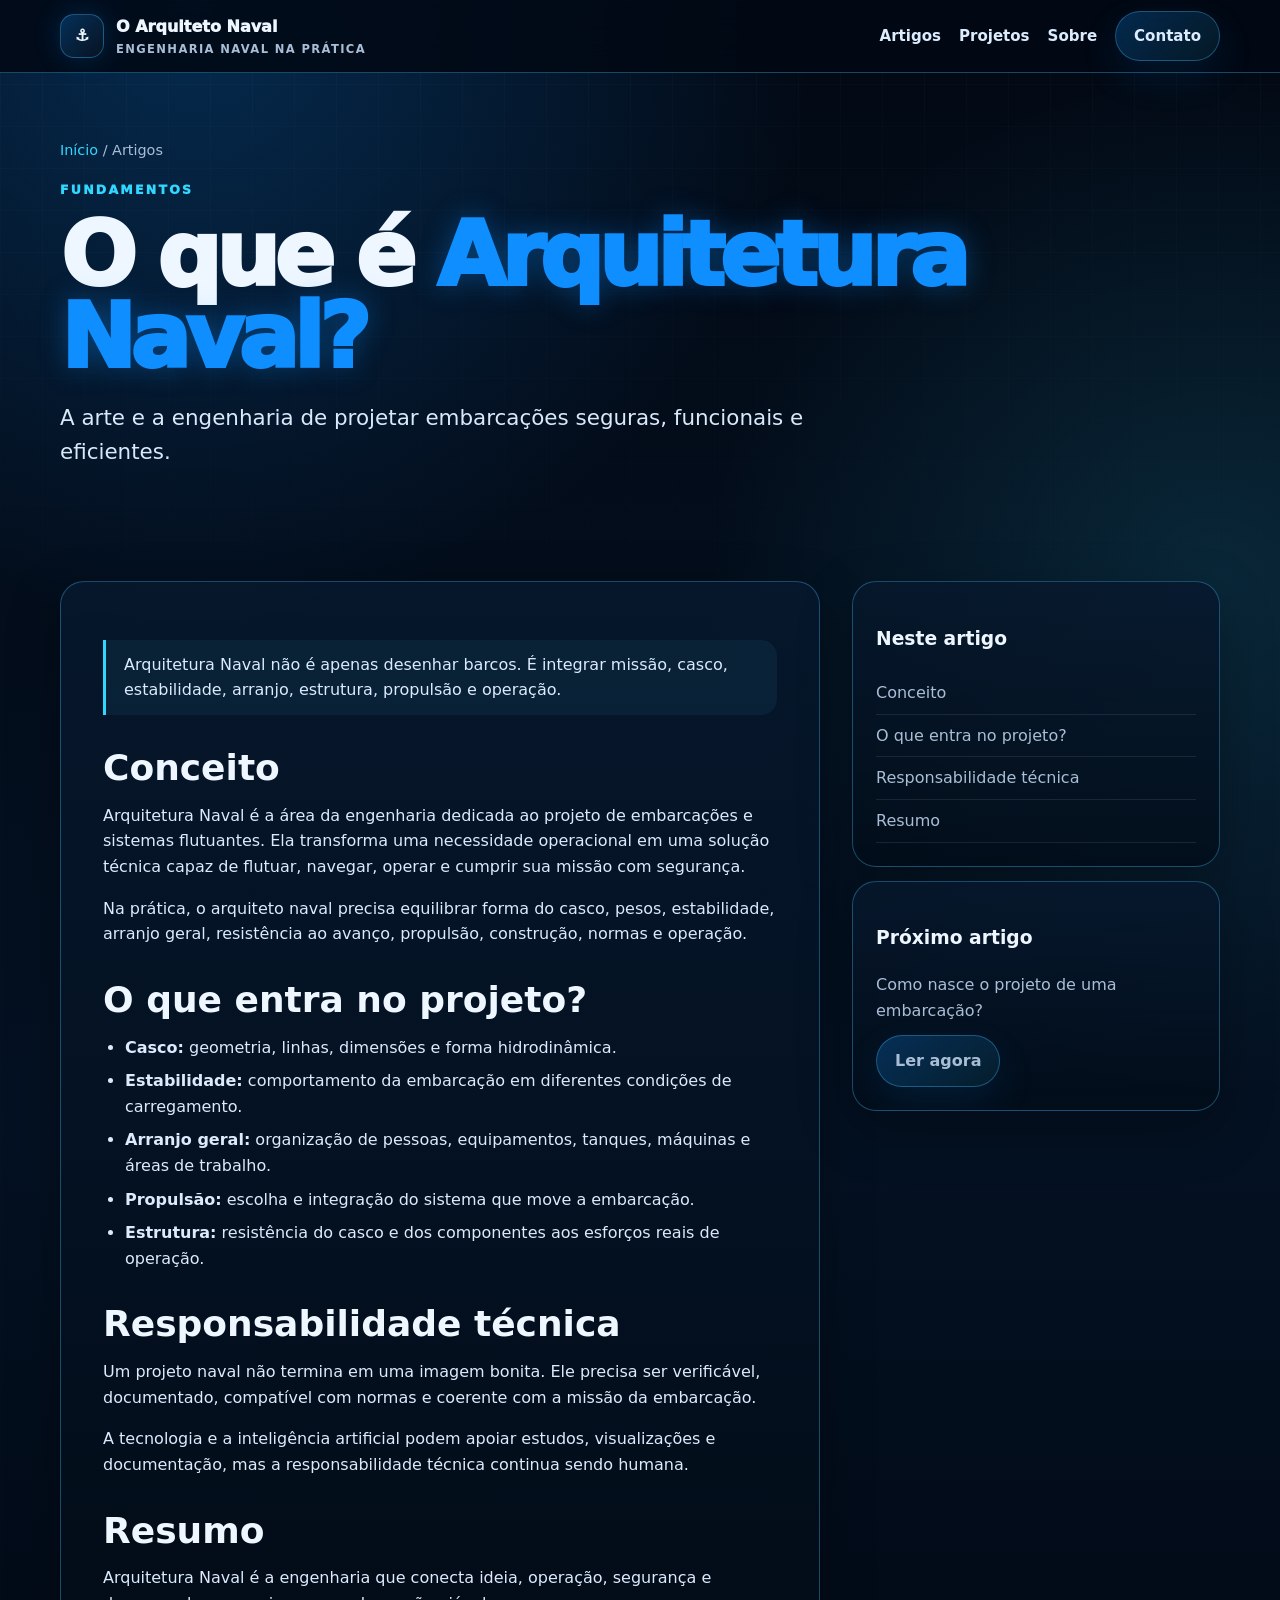
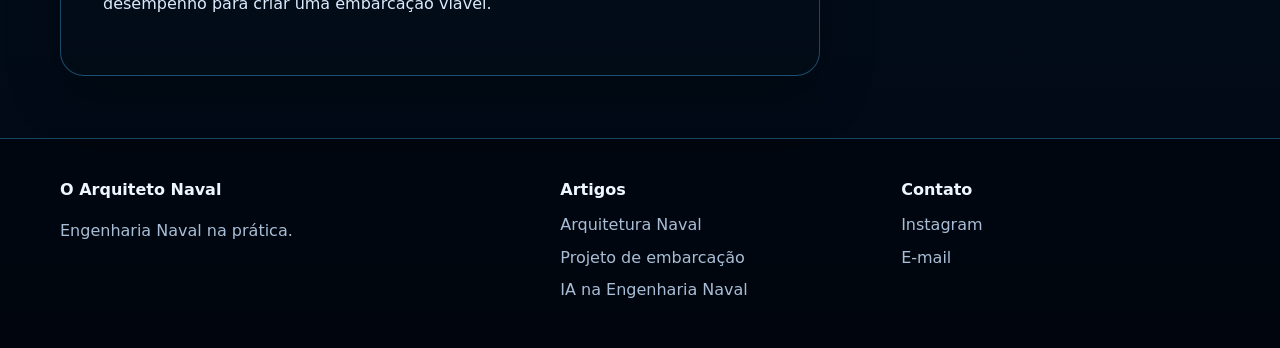
<file: docs/artigos/o-que-e-arquitetura-naval.html>
<!doctype html><html lang="pt-BR"><head><meta charset="utf-8"><meta name="viewport" content="width=device-width, initial-scale=1"><title>O que é Arquitetura Naval? | O Arquiteto Naval</title><meta name="description" content="Entenda o que é Arquitetura Naval e como ela integra casco, estabilidade, arranjo, propulsão e segurança."><link rel="stylesheet" href="../assets/site.css"></head><body><header class="topbar"><div class="container nav"><a class="brand" href="../"><span class="mark">⚓</span><span>O Arquiteto Naval<small>Engenharia Naval na prática</small></span></a><nav class="links"><a href="../#artigos">Artigos</a><a href="../#projetos">Projetos</a><a href="../#sobre">Sobre</a><a class="btn" href="../#contato">Contato</a></nav></div></header><main><section class="page-title"><div class="container"><div class="breadcrumb"><a href="../">Início</a> / Artigos</div><div class="eyebrow">Fundamentos</div><h1>O que é <span class="blue">Arquitetura Naval?</span></h1><p class="lead">A arte e a engenharia de projetar embarcações seguras, funcionais e eficientes.</p></div></section><section><div class="container article-layout"><article class="article"><p class="quote">Arquitetura Naval não é apenas desenhar barcos. É integrar missão, casco, estabilidade, arranjo, estrutura, propulsão e operação.</p><h2 id="conceito">Conceito</h2><p>Arquitetura Naval é a área da engenharia dedicada ao projeto de embarcações e sistemas flutuantes. Ela transforma uma necessidade operacional em uma solução técnica capaz de flutuar, navegar, operar e cumprir sua missão com segurança.</p><p>Na prática, o arquiteto naval precisa equilibrar forma do casco, pesos, estabilidade, arranjo geral, resistência ao avanço, propulsão, construção, normas e operação.</p><h2 id="disciplinas">O que entra no projeto?</h2><ul><li><strong>Casco:</strong> geometria, linhas, dimensões e forma hidrodinâmica.</li><li><strong>Estabilidade:</strong> comportamento da embarcação em diferentes condições de carregamento.</li><li><strong>Arranjo geral:</strong> organização de pessoas, equipamentos, tanques, máquinas e áreas de trabalho.</li><li><strong>Propulsão:</strong> escolha e integração do sistema que move a embarcação.</li><li><strong>Estrutura:</strong> resistência do casco e dos componentes aos esforços reais de operação.</li></ul><h2 id="responsabilidade">Responsabilidade técnica</h2><p>Um projeto naval não termina em uma imagem bonita. Ele precisa ser verificável, documentado, compatível com normas e coerente com a missão da embarcação.</p><p>A tecnologia e a inteligência artificial podem apoiar estudos, visualizações e documentação, mas a responsabilidade técnica continua sendo humana.</p><h2 id="resumo">Resumo</h2><p>Arquitetura Naval é a engenharia que conecta ideia, operação, segurança e desempenho para criar uma embarcação viável.</p></article><aside class="aside"><div class="panel toc"><h3>Neste artigo</h3><a href="#conceito">Conceito</a><a href="#disciplinas">O que entra no projeto?</a><a href="#responsabilidade">Responsabilidade técnica</a><a href="#resumo">Resumo</a></div><div class="panel"><h3>Próximo artigo</h3><p>Como nasce o projeto de uma embarcação?</p><p style="margin-top:12px"><a class="btn" href="como-nasce-o-projeto-de-uma-embarcacao.html">Ler agora</a></p></div></aside></div></section></main><footer class="footer"><div class="container foot"><div><h4>O Arquiteto Naval</h4><p>Engenharia Naval na prática.</p></div><div><h4>Artigos</h4><a href="o-que-e-arquitetura-naval.html">Arquitetura Naval</a><a href="como-nasce-o-projeto-de-uma-embarcacao.html">Projeto de embarcação</a><a href="como-a-ia-ajuda-na-engenharia-naval.html">IA na Engenharia Naval</a></div><div><h4>Contato</h4><a href="https://www.instagram.com/o.arquiteto.naval/">Instagram</a><a href="mailto:eloy.engenheiro@gmail.com">E-mail</a></div></div></footer></body></html>
</file>
<file: docs/assets/site.css>
:root{--bg:#020914;--bg2:#06172c;--panel:rgba(6,22,42,.82);--panel2:rgba(4,14,27,.92);--text:#eef7ff;--muted:#a9bed6;--blue:#0f8fff;--cyan:#31d7ff;--line:rgba(70,190,255,.34);--line2:rgba(255,255,255,.09);--max:1160px;--radius:24px}*{box-sizing:border-box}html{scroll-behavior:smooth}body{margin:0;background:radial-gradient(circle at 15% 0%,rgba(15,143,255,.25),transparent 28%),radial-gradient(circle at 95% 30%,rgba(49,215,255,.13),transparent 28%),linear-gradient(180deg,#020914 0%,#041122 58%,#000711 100%);font-family:system-ui,-apple-system,Segoe UI,Roboto,Arial,sans-serif;color:var(--text);line-height:1.6}body:before{content:"";position:fixed;inset:0;pointer-events:none;background-image:linear-gradient(rgba(255,255,255,.027) 1px,transparent 1px),linear-gradient(90deg,rgba(255,255,255,.027) 1px,transparent 1px);background-size:42px 42px;mask-image:linear-gradient(180deg,rgba(0,0,0,.75),transparent 86%)}a{color:inherit;text-decoration:none}.container{width:min(var(--max),calc(100% - 36px));margin:auto;position:relative;z-index:1}.topbar{position:sticky;top:0;z-index:20;background:rgba(2,9,20,.86);backdrop-filter:blur(16px);border-bottom:1px solid var(--line)}.nav{min-height:72px;display:flex;align-items:center;justify-content:space-between;gap:18px}.brand{display:flex;align-items:center;gap:12px;font-weight:950}.mark{width:44px;height:44px;display:grid;place-items:center;border:1px solid var(--line);border-radius:14px;background:linear-gradient(135deg,rgba(15,143,255,.28),rgba(255,255,255,.03));box-shadow:0 0 28px rgba(15,143,255,.2)}.brand small{display:block;font-weight:750;color:var(--muted);font-size:.72rem;letter-spacing:.12em;text-transform:uppercase}.links{display:flex;gap:18px;align-items:center;font-size:.94rem;font-weight:850;color:#dcecff}.links a:hover{color:var(--cyan)}.btn{display:inline-flex;align-items:center;justify-content:center;gap:8px;padding:12px 18px;border:1px solid var(--line);border-radius:999px;background:linear-gradient(135deg,rgba(15,143,255,.25),rgba(49,215,255,.08));font-weight:900;box-shadow:0 16px 40px rgba(15,143,255,.11);transition:.2s}.btn:hover{transform:translateY(-2px);border-color:rgba(49,215,255,.82)}.btn.secondary{background:rgba(255,255,255,.04)}.hero{padding:82px 0 64px}.hero-grid{display:grid;grid-template-columns:1fr .9fr;gap:36px;align-items:center}.eyebrow{color:var(--cyan);font-size:.78rem;letter-spacing:.18em;text-transform:uppercase;font-weight:950;margin-bottom:14px}.hero h1,.page-title h1{font-size:clamp(2.7rem,7vw,5.8rem);line-height:.92;margin:0 0 22px;letter-spacing:-.06em;font-weight:1000}.blue{color:var(--blue);text-shadow:0 0 28px rgba(15,143,255,.34)}.lead{font-size:clamp(1.06rem,2vw,1.34rem);color:#d9e9fa;max-width:760px}.actions{display:flex;gap:12px;flex-wrap:wrap;margin-top:28px}.tech-card{border:1px solid var(--line);border-radius:var(--radius);background:linear-gradient(180deg,rgba(7,25,47,.9),rgba(2,11,21,.82));box-shadow:0 22px 70px rgba(0,0,0,.42);min-height:520px;padding:24px;position:relative;overflow:hidden}.tech-card:before{content:"";position:absolute;inset:0;background:radial-gradient(circle at 25% 25%,rgba(49,215,255,.18),transparent 20%),radial-gradient(circle at 78% 60%,rgba(15,143,255,.22),transparent 28%)}.ship{position:absolute;left:7%;right:7%;top:16%;height:45%;border:1px solid rgba(65,183,255,.35);border-radius:999px 999px 70px 70px/120px 120px 60px 60px;transform:skewX(-8deg);box-shadow:inset 0 -34px 0 rgba(15,143,255,.17),0 0 60px rgba(15,143,255,.18)}.ship:before{content:"";position:absolute;left:18%;right:18%;top:-32px;height:72px;border:1px solid rgba(230,247,255,.55);border-bottom:none;border-radius:18px 18px 0 0;background:rgba(255,255,255,.08)}.ship:after{content:"";position:absolute;left:39%;top:-82px;width:70px;height:52px;border:1px solid rgba(230,247,255,.55);border-bottom:none;border-radius:14px 14px 0 0}.lineplan{position:absolute;left:8%;right:8%;bottom:24%;height:74px;border-bottom:1px solid rgba(49,215,255,.7);background:repeating-linear-gradient(90deg,rgba(49,215,255,.18) 0 1px,transparent 1px 42px)}.lineplan span{position:absolute;bottom:0;width:1px;height:100%;background:rgba(49,215,255,.5)}.lineplan span:nth-child(1){left:10%;height:45%}.lineplan span:nth-child(2){left:25%;height:70%}.lineplan span:nth-child(3){left:40%;height:92%}.lineplan span:nth-child(4){left:55%;height:80%}.lineplan span:nth-child(5){left:70%;height:55%}.hud{position:absolute;left:24px;right:24px;bottom:24px;display:grid;grid-template-columns:repeat(5,1fr);gap:10px}.hud div{border:1px solid rgba(65,183,255,.35);border-radius:14px;padding:12px;text-align:center;background:rgba(0,8,18,.6);font-size:.78rem;font-weight:850;color:#d8ebff}.metrics{display:grid;grid-template-columns:repeat(4,1fr);gap:12px;margin-top:34px}.metric{border:1px solid rgba(65,183,255,.28);background:rgba(255,255,255,.035);border-radius:18px;padding:16px}.metric b{display:block;color:var(--cyan)}.metric span{display:block;color:var(--muted);font-size:.88rem}section{padding:62px 0}.head{display:flex;justify-content:space-between;align-items:end;gap:18px;margin-bottom:26px}.head h2{font-size:clamp(1.9rem,4vw,3.2rem);letter-spacing:-.04em;line-height:1;margin:0}.head p{color:var(--muted);max-width:600px;margin:0}.cards,.posts{display:grid;grid-template-columns:repeat(3,1fr);gap:18px}.card,.post,.panel{border:1px solid var(--line);border-radius:var(--radius);background:linear-gradient(180deg,rgba(7,24,45,.86),rgba(2,12,23,.76));box-shadow:0 18px 54px rgba(0,0,0,.28);overflow:hidden}.card,.post,.panel{padding:23px}.card .ico{font-size:1.8rem;margin-bottom:12px}.card h3,.post h3{margin:0 0 8px}.card p,.post p,.panel p{color:var(--muted);margin:0}.tag{color:var(--cyan);font-size:.75rem;text-transform:uppercase;letter-spacing:.12em;font-weight:950;margin-bottom:8px}.post:hover,.card:hover{border-color:rgba(49,215,255,.72);transform:translateY(-2px);transition:.2s}.split{display:grid;grid-template-columns:.85fr 1.15fr;gap:30px;align-items:center}.portrait{border:1px solid var(--line);border-radius:var(--radius);padding:24px;background:linear-gradient(180deg,rgba(7,24,45,.9),rgba(2,12,23,.76));box-shadow:0 18px 54px rgba(0,0,0,.28)}.avatar{width:220px;height:220px;margin:0 auto 18px;border-radius:50%;border:1px solid var(--line);background:radial-gradient(circle at 40% 30%,#2d5777,#07182e 55%,#020914);display:grid;place-items:center;font-size:4rem}.list{display:grid;gap:12px;margin-top:18px}.item{display:flex;gap:12px;padding:14px;border:1px solid rgba(65,183,255,.24);border-radius:16px;background:rgba(255,255,255,.035)}.item b{color:var(--cyan)}.strip{border:1px solid var(--line);border-radius:var(--radius);padding:26px;background:linear-gradient(90deg,rgba(15,143,255,.15),rgba(49,215,255,.05));display:flex;justify-content:space-between;gap:18px;align-items:center;flex-wrap:wrap}.strip strong{font-size:1.35rem}.page-title{padding:66px 0 28px}.breadcrumb{font-size:.9rem;color:var(--muted);margin-bottom:18px}.breadcrumb a{color:var(--cyan)}.article-layout{display:grid;grid-template-columns:minmax(0,760px) 1fr;gap:32px;align-items:start}.article{border:1px solid var(--line);border-radius:var(--radius);padding:clamp(22px,4vw,42px);background:linear-gradient(180deg,rgba(7,24,45,.9),rgba(2,12,23,.8));box-shadow:0 18px 54px rgba(0,0,0,.28)}.article h2{font-size:clamp(1.55rem,3vw,2.25rem);line-height:1.05;margin:34px 0 12px}.article h3{margin:24px 0 8px;color:var(--cyan)}.article p{color:#dbeafd}.article ul,.article ol{color:#dbeafd;padding-left:22px}.article li{margin:8px 0}.quote{border-left:3px solid var(--cyan);padding:12px 18px;background:rgba(49,215,255,.06);border-radius:0 16px 16px 0;color:#eaf7ff}.aside{position:sticky;top:96px;display:grid;gap:14px}.toc a{display:block;color:var(--muted);padding:8px 0;border-bottom:1px solid var(--line2)}.toc a:hover{color:var(--cyan)}.footer{border-top:1px solid var(--line);padding:38px 0;color:var(--muted);background:rgba(0,5,12,.55)}.foot{display:grid;grid-template-columns:1.2fr .8fr .8fr;gap:22px}.foot h4{color:var(--text);margin:0 0 10px}.foot a{display:block;margin:7px 0;color:var(--muted)}.foot a:hover{color:var(--cyan)}@media(max-width:900px){.links{display:none}.hero-grid,.split,.article-layout{grid-template-columns:1fr}.cards,.posts{grid-template-columns:1fr 1fr}.metrics{grid-template-columns:repeat(2,1fr)}.head{display:block}.head p{margin-top:12px}.foot{grid-template-columns:1fr}.aside{position:static}}@media(max-width:580px){.cards,.posts,.metrics{grid-template-columns:1fr}.hero{padding-top:48px}.actions .btn,.strip .btn{width:100%}.hero h1,.page-title h1{font-size:3rem}.tech-card{min-height:420px}.hud{grid-template-columns:1fr}.hud div{display:none}.hud div:first-child{display:block}.brand small{display:none}.article{padding:20px}}
</file>
